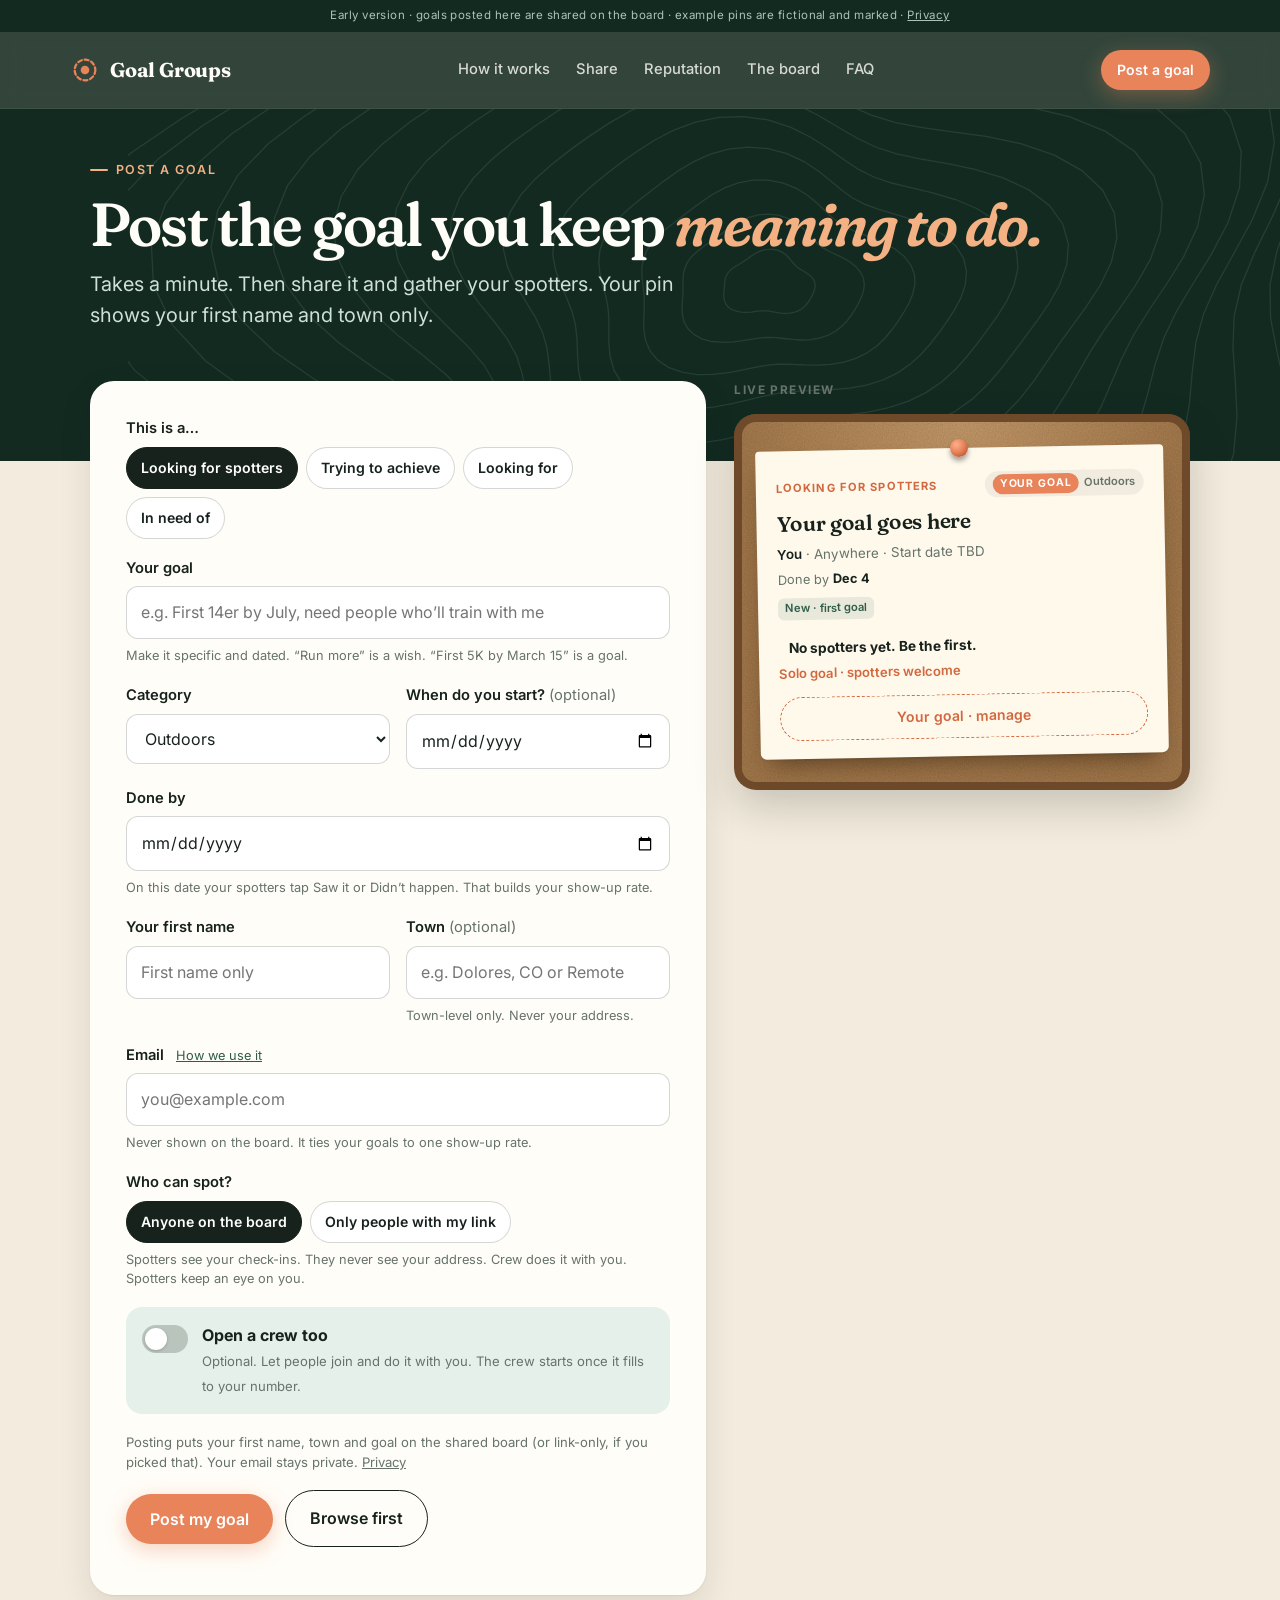
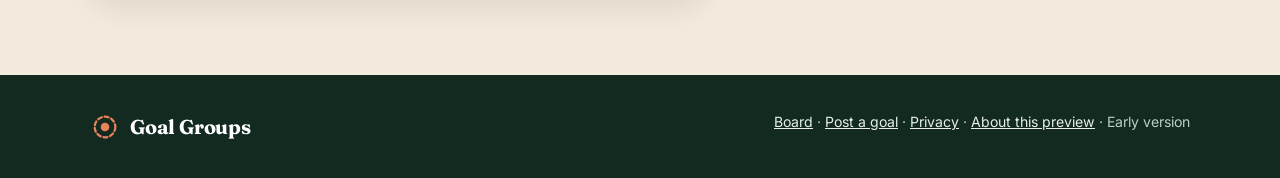
<file: public/post.html>
<!doctype html><html lang="en"><head>
<meta charset="utf-8">
<meta name="viewport" content="width=device-width,initial-scale=1,viewport-fit=cover">
<meta name="theme-color" content="#132A21">
<link rel="stylesheet" href="gg.css">
<title>Post a goal · Goal Groups</title>
<style>
.phero{background:var(--pine-dd);color:var(--snow);padding:44px 0 110px;overflow:hidden}
.phero .topo-bg svg{color:#9fd0b6;opacity:.13}
.phero h1{font-size:clamp(2.3rem,6vw,3.8rem);margin:14px 0 12px}
.pwrap{position:relative;z-index:2;margin-top:-80px;padding-bottom:80px;display:grid;gap:28px;align-items:start}
@media(min-width:980px){.pwrap{grid-template-columns:1.15fr .85fr}}
.formcard{background:var(--snow);border-radius:24px;padding:26px;box-shadow:var(--shadow)}
@media(min-width:760px){.formcard{padding:36px}}
.row2{display:grid;gap:0 16px}@media(min-width:600px){.row2{grid-template-columns:1fr 1fr}}
.rangeval{font-family:Fraunces,serif;font-weight:600;font-size:1.3rem;color:var(--pine-d)}
.preview-col{position:sticky;top:90px}
.preview-col .lbl{font-size:.74rem;letter-spacing:.12em;text-transform:uppercase;font-weight:700;color:var(--stone);margin-bottom:14px;display:block}
.minicork{background-color:var(--cork);background-image:var(--grain),radial-gradient(ellipse at 50% 0%,#c99d6c,#a87c4d 70%);border-radius:22px;padding:34px 24px;box-shadow:inset 0 0 0 8px #6f4a2a,0 16px 40px rgba(23,34,29,.2)}
.result{display:none;position:relative;z-index:2}
.result.show{display:grid;gap:30px;align-items:start}
@media(min-width:900px){.result.show{grid-template-columns:1fr auto}}
.result .sc{margin:0 auto}
.done-card{background:var(--snow);border-radius:24px;padding:28px;box-shadow:var(--shadow)}
.done-card h2{font-size:clamp(1.8rem,4vw,2.6rem)}
</style></head><body>
<div class="preview-note">Early version · goals posted here are shared on the board · example pins are fictional and marked · <a href="privacy.html" style="color:inherit">Privacy</a></div>
<div class="sticky-nav"><div class="wrap nav">
 <a class="logo" href="index.html" data-logo>Goal Groups</a>
 <nav class="nav-links"><a href="index.html#how">How it works</a><a href="share.html">Share</a><a href="index.html#reputation">Reputation</a><a href="board.html">The board</a><a href="index.html#faq">FAQ</a></nav>
 <a class="btn sm" href="post.html">Post a goal</a>
</div></div>
<header class="phero grain"><div class="topo-bg" data-topo="6"></div><div class="wrap on-dark">
 <span class="eyebrow">Post a goal</span>
 <h1 id="ph1">Post the goal you keep <em class="hl">meaning to do.</em></h1>
 <p class="lede" id="plede">Takes a minute. Then share it and gather your spotters. Your pin shows your first name and town only.</p>
</div></header>
<main class="wrap">
 <div class="pwrap" id="formwrap">
  <form class="formcard" id="postForm" novalidate onsubmit="return false" autocomplete="off">
   <div class="field"><span class="lbl">This is a…</span>
    <div class="seg">
     <input type="radio" name="kind" id="k0" value="Looking for spotters" checked><label for="k0">Looking for spotters</label>
     <input type="radio" name="kind" id="k1" value="Trying to achieve"><label for="k1">Trying to achieve</label>
     <input type="radio" name="kind" id="k2" value="Looking for"><label for="k2">Looking for</label>
     <input type="radio" name="kind" id="k3" value="In need of"><label for="k3">In need of</label>
    </div></div>
   <div class="field"><label for="title">Your goal</label><input type="text" id="title" maxlength="90" placeholder="e.g. First 14er by July, need people who’ll train with me"><span class="hint">Make it specific and dated. “Run more” is a wish. “First 5K by March 15” is a goal.</span></div>
   <div class="row2">
    <div class="field"><label for="cat">Category</label><select id="cat"></select></div>
    <div class="field"><label for="start">When do you start? <span class="muted" style="font-weight:400">(optional)</span></label><input type="date" id="start"></div>
   </div>
   <div class="field"><label for="due">Done by</label><input type="date" id="due"><span class="hint">On this date your spotters tap Saw it or Didn’t happen. That builds your show-up rate.</span></div>
   <div class="row2">
    <div class="field"><label for="by">Your first name</label><input type="text" id="by" maxlength="20" placeholder="First name only"></div>
    <div class="field"><label for="town">Town <span class="muted" style="font-weight:400">(optional)</span></label><input type="text" id="town" maxlength="32" placeholder="e.g. Dolores, CO or Remote"><span class="hint">Town-level only. Never your address.</span></div>
   </div>
   <div class="field"><label for="email">Email <a class="privacy-link" href="privacy.html" target="_blank" rel="noopener">How we use it</a></label><input type="email" id="email" maxlength="120" autocomplete="email" placeholder="you@example.com"><span class="hint">Never shown on the board. It ties your goals to one show-up rate.</span></div>
   <div class="hp" aria-hidden="true"><label for="website">Website</label><input type="text" id="website" tabindex="-1" autocomplete="off"></div>
   <div class="field"><span class="lbl">Who can spot?</span>
    <div class="seg">
     <input type="radio" name="vis" id="v1" value="board" checked><label for="v1">Anyone on the board</label>
     <input type="radio" name="vis" id="v2" value="link"><label for="v2">Only people with my link</label>
    </div><span class="hint">Spotters see your check-ins. They never see your address. Crew does it with you. Spotters keep an eye on you.</span></div>
   <label class="switch" for="crewOn"><input type="checkbox" id="crewOn"><span><b>Open a crew too</b><br><span class="muted small">Optional. Let people join and do it with you. The crew starts once it fills to your number.</span></span></label>
   <div id="crewBox" hidden style="margin-top:18px">
   <div class="row2">
    <div class="field"><label for="cap">Crew size: <span class="rangeval" id="capv">8</span></label><input type="range" id="cap" min="2" max="12" value="8"><span class="hint">Including you.</span></div>
    <div class="field"><label for="lock">Locks at: <span class="rangeval" id="lockv">6</span></label><input type="range" id="lock" min="2" max="8" value="6"><span class="hint">The crew starts once this many have joined.</span></div>
   </div>
   <div class="field"><span class="lbl">Fill deadline</span>
    <div class="seg">
     <input type="radio" name="fill" id="f3" value="3"><label for="f3">3 days</label>
     <input type="radio" name="fill" id="f7" value="7" checked><label for="f7">7 days</label>
     <input type="radio" name="fill" id="f14" value="14"><label for="f14">14 days</label>
    </div><span class="hint">If it doesn’t fill in time, it rolls into a new round.</span></div>
   </div>
   <p class="small muted" style="margin:18px 0 0">Posting puts your first name, town and goal on the shared board (or link-only, if you picked that). Your email stays private. <a href="privacy.html">Privacy</a></p>
   <div class="btn-row" style="margin-top:18px"><button type="button" class="btn" id="submitBtn">Post my goal</button><a class="btn ghost" href="board.html">Browse first</a></div>
   <p class="small" id="err" style="color:#b4462a;margin:12px 0 0"></p>
  </form>
  <aside class="preview-col"><span class="lbl">Live preview</span><div class="minicork"><div id="livePin"></div></div></aside>
 </div>
 <div class="result" id="result" style="padding:0 0 80px;margin-top:-70px">
  <div class="done-card">
   <span class="eyebrow">Posted</span>
   <h2 style="margin-top:10px">Your goal is up.</h2>
   <p class="muted" id="resultLine"></p>
   <div class="minicork" style="margin:20px 0"><div id="resultPin"></div></div>
   <div class="btn-row"><a class="btn" id="toBoard" href="board.html">See it on the board</a><a class="btn ghost" id="toShare" href="share.html" style="color:var(--ink)">Open share card</a></div>
   <p class="small muted" style="margin-top:14px" id="resultNote">This device keeps a private key to manage your goal. Clear your browser and you lose it, so email us if you need it removed later.</p>
  </div>
  <div id="resultShare"></div>
 </div>
</main>
<footer class="site" style="padding:36px 0"><div class="wrap" style="display:flex;flex-wrap:wrap;gap:12px 24px;justify-content:space-between"><a class="logo" href="index.html" data-logo style="color:#fff">Goal Groups</a><span><a href="board.html">Board</a> · <a href="post.html">Post a goal</a> · <a href="privacy.html">Privacy</a> · <a href="preview.html">About this preview</a> · Early version</span></div></footer>
<script src="gg.js"></script>
<script>
document.addEventListener('DOMContentLoaded',()=>{
 const $=id=>document.getElementById(id);
 $('cat').innerHTML=Object.entries(GG.CATS).filter(([k])=>k!=='all').map(([k,l])=>'<option value="'+k+'">'+l+'</option>').join('');
 const today=new Date(Date.now()-new Date().getTimezoneOffset()*6e4).toISOString().slice(0,10);$('start').min=today;$('due').min=today;
 const prof=GG.LS.get('gg_v3_profile',{});if(prof.name)$('by').value=prof.name;if(prof.email)$('email').value=prof.email;
 const fmt=d=>d?'Starts '+GG.fmtDay(d):'Start date TBD';
 function read(){const cap=+$('cap').value;const lk=$('lock');lk.max=cap;if(+lk.value>cap)lk.value=cap;$('capv').textContent=cap;$('lockv').textContent=lk.value;
  const crew=$('crewOn').checked;$('crewBox').hidden=!crew;
  return {kind:document.querySelector('[name=kind]:checked').value,title:$('title').value.trim()||'Your goal goes here',cat:$('cat').value,by:$('by').value.trim()||'You',town:$('town').value.trim(),
   start:$('start').value||null,due:$('due').value||null,starts:fmt($('start').value),crew,cap:crew?cap:1,lockAt:crew?+lk.value:1,fillDays:+document.querySelector('[name=fill]:checked').value,vis:document.querySelector('[name=vis]:checked').value}}
 function live(){const o=read();const v={...o,id:'preview',joined:1,witnesses:0,example:false,mine:true,solo:o.cap<=1,locked:1>=o.lockAt,need:Math.max(0,o.lockAt-1),left:o.fillDays,me:{},due:o.due||today,tier:'New · first goal'};$('livePin').innerHTML=GG.pinHTML(v)}
 $('postForm').addEventListener('input',live);live();
 const btn=$('submitBtn');
 btn.addEventListener('click',async()=>{const o=read();const err=$('err');
  if(!$('title').value.trim()){err.textContent='Add your goal first.';$('title').focus();return}
  if(!$('by').value.trim()){err.textContent='Add your first name.';$('by').focus();return}
  if(!/^\S+@\S+\.\S+$/.test($('email').value.trim())){err.textContent='Add a valid email. It stays private.';$('email').focus();return}
  if(!o.due){err.textContent='Add a done-by date.';$('due').focus();return}
  err.textContent='';btn.disabled=true;btn.textContent='Posting…';
  let r;try{r=await GG.api.post({kind:o.kind,title:o.title,cat:o.cat,by:o.by,town:o.town,email:$('email').value.trim(),start:o.start,due:o.due,crew:o.crew,cap:o.cap,lockAt:o.lockAt,fillDays:o.fillDays,vis:o.vis,website:$('website').value})}
  catch(x){err.textContent=x.message;btn.disabled=false;btn.textContent='Post my goal';return}
  GG.remember(r.goal.id,r.editToken);GG.LS.set('gg_v3_profile',{name:o.by,email:$('email').value.trim()});
  const v=GG.viewReal(r.goal);const id=v.id;
  $('formwrap').style.display='none';$('result').classList.add('show');
  $('ph1').innerHTML='Posted. Now <em class="hl">gather your spotters.</em>';$('plede').textContent='Share your card so the people who already follow you can spot it.';
  $('resultLine').textContent=(v.vis==='link'?'Link-only: it won’t show on the board, only to people with your link. ':'It’s on the shared board. ')+(v.solo?'Share your card to gather spotters. On '+GG.fmtDay(v.due)+' they check in, and that builds your reputation.':'Crew: '+v.need+' more to lock in · '+v.left+' days to fill. Share your card to gather spotters too.');
  $('resultPin').innerHTML=GG.pinHTML(v,{isNew:true});
  $('resultShare').innerHTML=GG.shareHTML(v);
  $('toBoard').href=v.vis==='link'?'goal.html?id='+encodeURIComponent(id):'board.html?new='+id;$('toBoard').textContent=v.vis==='link'?'Open your goal page':'See it on the board';$('toShare').href='share.html?id='+encodeURIComponent(id);
  window.scrollTo({top:0,behavior:'smooth'});
 });
});
</script></body></html>
</file>
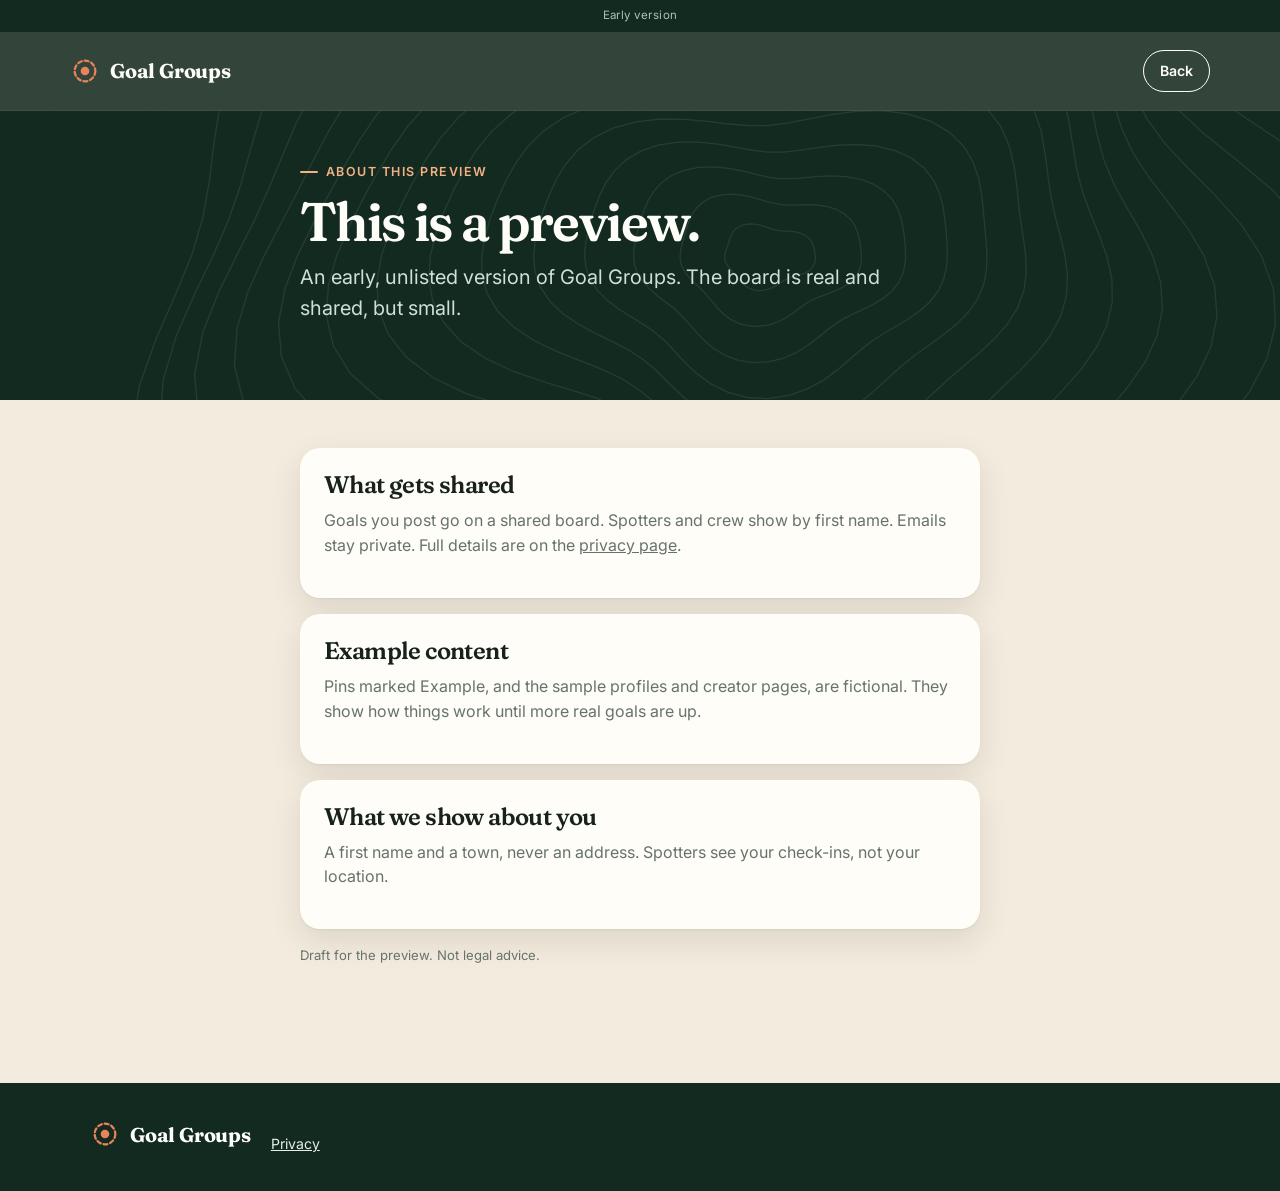
<file: public/preview.html>
<!doctype html><html lang="en"><head>
<meta charset="utf-8"><meta name="viewport" content="width=device-width,initial-scale=1"><title>About this preview · Goal Groups</title>
<link rel="stylesheet" href="gg.css">
<style>.thero{background:var(--pine-dd);color:var(--snow);padding:44px 0 56px;overflow:hidden}.thero .topo-bg svg{color:#9fd0b6;opacity:.12}.thero h1{font-size:clamp(2.2rem,5vw,3.4rem);margin:12px 0}.terms .card{margin-bottom:16px}.terms h2{font-size:1.5rem}</style></head><body>
<div class="preview-note">Early version</div>
<div class="sticky-nav"><div class="wrap nav"><a class="logo" href="index.html" data-logo>Goal Groups</a><a class="btn sm ghost" href="index.html">Back</a></div></div>
<header class="thero grain"><div class="topo-bg" data-topo="8"></div><div class="wrap on-dark narrow"><span class="eyebrow">About this preview</span><h1>This is a preview.</h1><p class="lede">An early, unlisted version of Goal Groups. The board is real and shared, but small.</p></div></header>
<section class="terms" style="padding-top:48px"><div class="wrap narrow">
<div class="card"><h2>What gets shared</h2><p class="muted">Goals you post go on a shared board. Spotters and crew show by first name. Emails stay private. Full details are on the <a href="privacy.html">privacy page</a>.</p></div>
<div class="card"><h2>Example content</h2><p class="muted">Pins marked Example, and the sample profiles and creator pages, are fictional. They show how things work until more real goals are up.</p></div>
<div class="card"><h2>What we show about you</h2><p class="muted">A first name and a town, never an address. Spotters see your check-ins, not your location.</p></div>
<p class="muted small">Draft for the preview. Not legal advice.</p>
</div></section>
<footer class="site" style="padding:36px 0"><div class="wrap"><a class="logo" href="index.html" data-logo style="color:#fff">Goal Groups</a> <span style="margin-left:16px"><a href="privacy.html">Privacy</a></span></div></footer>
<script src="gg.js"></script></body></html>
</file>
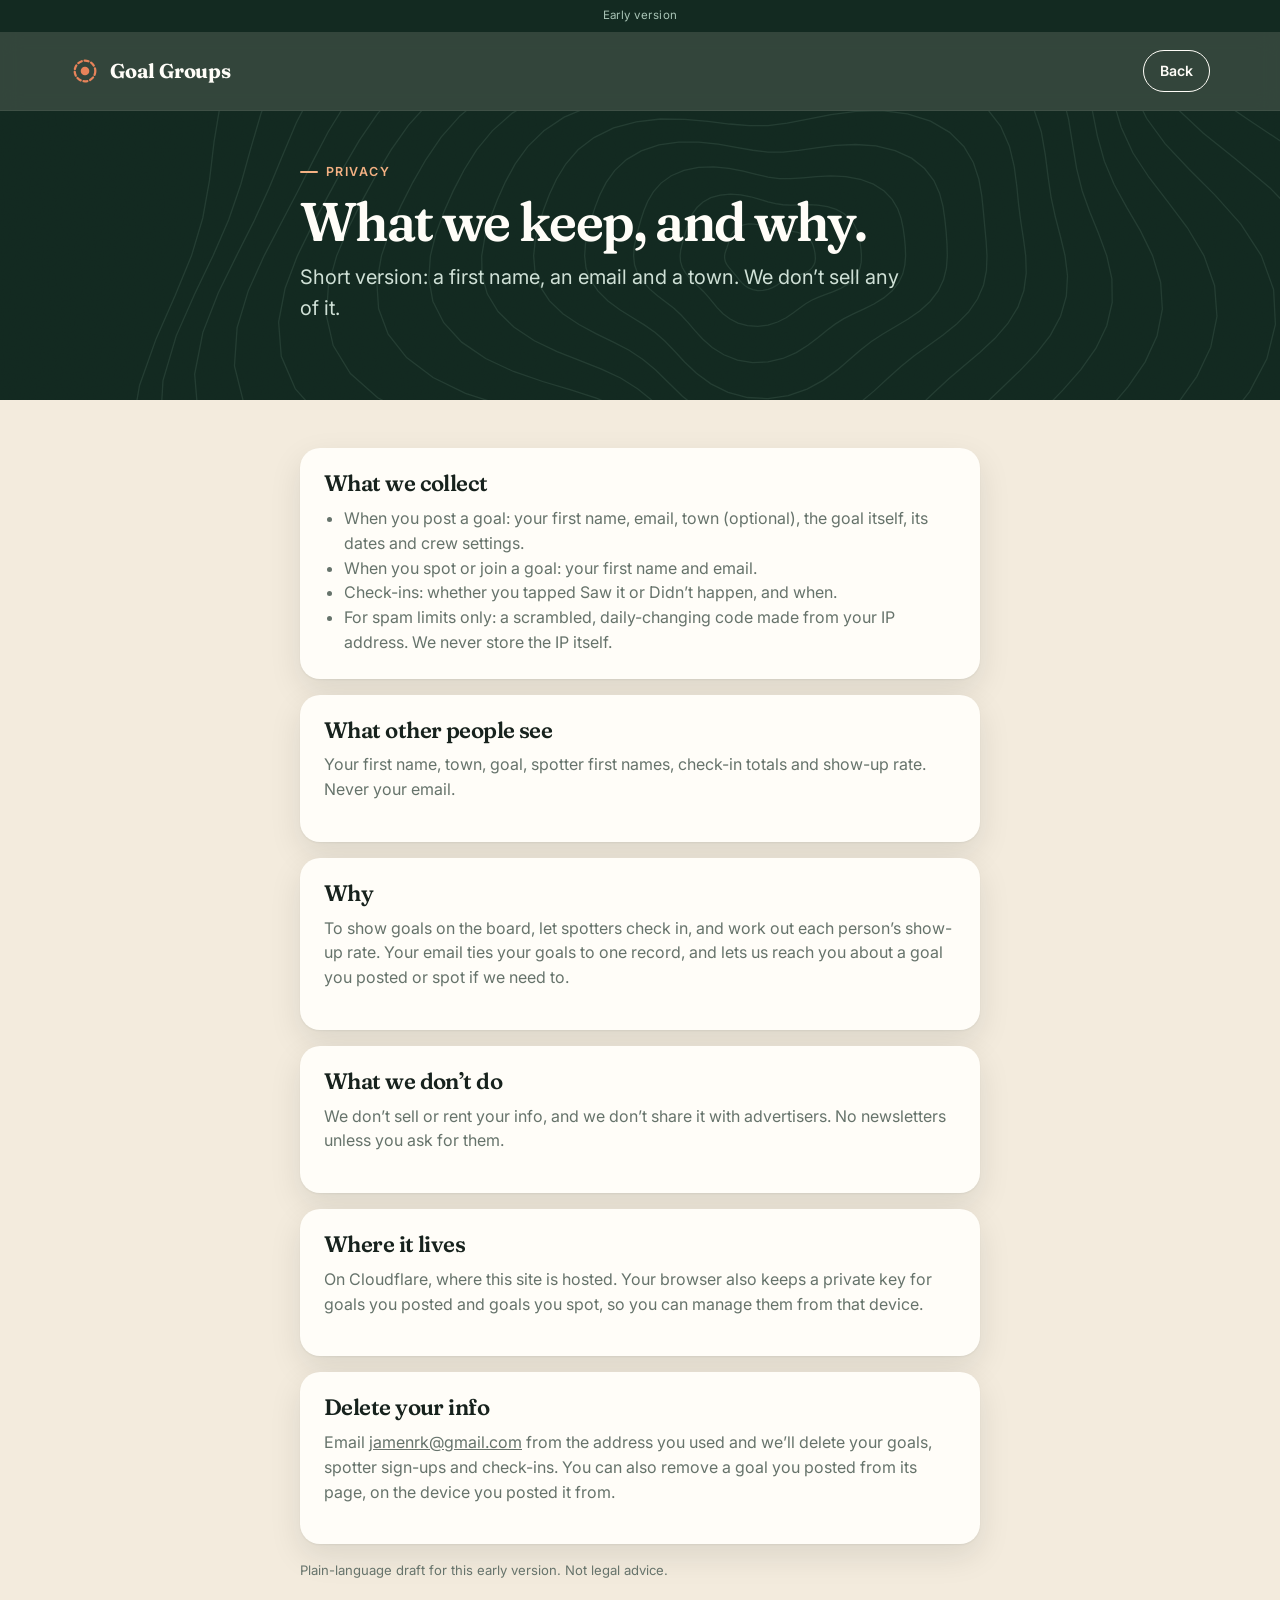
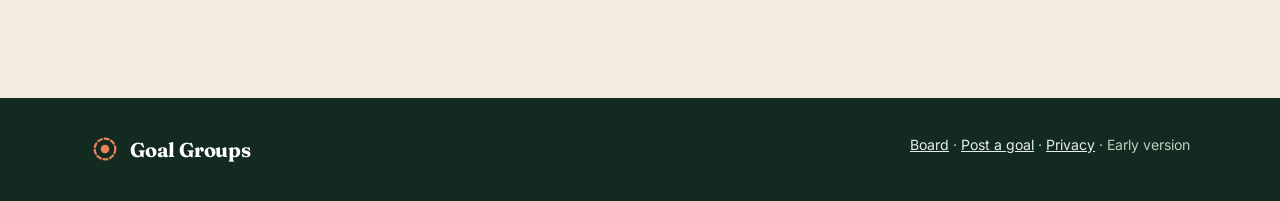
<file: public/privacy.html>
<!doctype html><html lang="en"><head>
<meta charset="utf-8"><meta name="viewport" content="width=device-width,initial-scale=1"><title>Privacy · Goal Groups</title>
<link rel="stylesheet" href="gg.css">
<style>.thero{background:var(--pine-dd);color:var(--snow);padding:44px 0 56px;overflow:hidden}.thero .topo-bg svg{color:#9fd0b6;opacity:.12}.thero h1{font-size:clamp(2.2rem,5vw,3.4rem);margin:12px 0}.terms .card{margin-bottom:16px}.terms h2{font-size:1.4rem}.terms ul{margin:8px 0 0;padding-left:20px;color:var(--stone)}</style></head><body>
<div class="preview-note">Early version</div>
<div class="sticky-nav"><div class="wrap nav"><a class="logo" href="index.html" data-logo>Goal Groups</a><a class="btn sm ghost" href="index.html">Back</a></div></div>
<header class="thero grain"><div class="topo-bg" data-topo="8"></div><div class="wrap on-dark narrow"><span class="eyebrow">Privacy</span><h1>What we keep, and why.</h1><p class="lede">Short version: a first name, an email and a town. We don’t sell any of it.</p></div></header>
<section class="terms" style="padding-top:48px"><div class="wrap narrow">
<div class="card"><h2>What we collect</h2><ul>
 <li>When you post a goal: your first name, email, town (optional), the goal itself, its dates and crew settings.</li>
 <li>When you spot or join a goal: your first name and email.</li>
 <li>Check-ins: whether you tapped Saw it or Didn’t happen, and when.</li>
 <li>For spam limits only: a scrambled, daily-changing code made from your IP address. We never store the IP itself.</li>
</ul></div>
<div class="card"><h2>What other people see</h2><p class="muted">Your first name, town, goal, spotter first names, check-in totals and show-up rate. Never your email.</p></div>
<div class="card"><h2>Why</h2><p class="muted">To show goals on the board, let spotters check in, and work out each person’s show-up rate. Your email ties your goals to one record, and lets us reach you about a goal you posted or spot if we need to.</p></div>
<div class="card"><h2>What we don’t do</h2><p class="muted">We don’t sell or rent your info, and we don’t share it with advertisers. No newsletters unless you ask for them.</p></div>
<div class="card"><h2>Where it lives</h2><p class="muted">On Cloudflare, where this site is hosted. Your browser also keeps a private key for goals you posted and goals you spot, so you can manage them from that device.</p></div>
<div class="card"><h2>Delete your info</h2><p class="muted">Email <a href="mailto:jamenrk@gmail.com?subject=Goal%20Groups%20delete%20request">jamenrk@gmail.com</a> from the address you used and we’ll delete your goals, spotter sign-ups and check-ins. You can also remove a goal you posted from its page, on the device you posted it from.</p></div>
<p class="muted small">Plain-language draft for this early version. Not legal advice.</p>
</div></section>
<footer class="site" style="padding:36px 0"><div class="wrap" style="display:flex;flex-wrap:wrap;gap:12px 24px;justify-content:space-between"><a class="logo" href="index.html" data-logo style="color:#fff">Goal Groups</a><span><a href="board.html">Board</a> · <a href="post.html">Post a goal</a> · <a href="privacy.html">Privacy</a> · Early version</span></div></footer>
<script src="gg.js"></script></body></html>
</file>
<file: public/gg.css>
/* Goal Groups v2: local build. Fonts self-hosted (SIL OFL), no external requests. */
@font-face{font-family:Fraunces;src:url(fonts/Fraunces.ttf) format("truetype");font-weight:100 900;font-style:normal;font-display:swap}
@font-face{font-family:Fraunces;src:url(fonts/Fraunces-Italic.ttf) format("truetype");font-weight:100 900;font-style:italic;font-display:swap}
@font-face{font-family:Inter;src:url(fonts/Inter.ttf) format("truetype");font-weight:100 900;font-display:swap}
:root{
  --ink:#17221D;--ink2:#22312A;--pine:#2F5D4A;--pine-d:#1C3B2F;--pine-dd:#132A21;
  --glow:#E8835A;--glow-d:#D2683F;--ember:#F4B183;--aspen:#F3EBDD;--snow:#FFFDF8;
  --sky:#8FB3C9;--stone:#66736B;--line:rgba(23,34,29,.12);
  --cork:#B98E5E;--paper1:#FFF9EC;--paper2:#FCEFC7;--paper3:#E6F0EA;--paper4:#E4EDF3;--paper5:#F8E1D6;
  --r:20px;--shadow:0 1px 2px rgba(23,34,29,.06),0 12px 32px rgba(23,34,29,.10);
  --grain:url("data:image/svg+xml;utf8,<svg xmlns='http://www.w3.org/2000/svg' width='160' height='160'><filter id='n'><feTurbulence type='fractalNoise' baseFrequency='.85' numOctaves='2' stitchTiles='stitch'/><feColorMatrix values='0 0 0 0 0 0 0 0 0 0 0 0 0 0 0 0 0 0 .5 0'/></filter><rect width='100%' height='100%' filter='url(%23n)' opacity='.35'/></svg>");
}
*{box-sizing:border-box}
html{scroll-behavior:smooth;-webkit-text-size-adjust:100%}
body{margin:0;font-family:Inter,system-ui,-apple-system,sans-serif;background:var(--aspen);color:var(--ink);line-height:1.55;font-size:16px;-webkit-font-smoothing:antialiased}
h1,h2,h3,.serif{font-family:Fraunces,Georgia,serif;font-variation-settings:"SOFT" 50,"WONK" 0;line-height:1.05;margin:0 0 .45em;letter-spacing:-.015em;font-weight:600}
h1{font-size:clamp(2.6rem,8.2vw,5.2rem);font-weight:600;letter-spacing:-.03em}
h2{font-size:clamp(2rem,5.2vw,3.25rem);letter-spacing:-.025em}
h3{font-size:1.3rem}
em.hl{font-style:italic;color:var(--ember);font-variation-settings:"SOFT" 100,"WONK" 1}
p{margin:0 0 1em}
a{color:inherit}
img,svg{max-width:100%}
.wrap{max-width:1140px;margin:0 auto;padding:0 20px}
.narrow{max-width:720px}
section{padding:72px 0;position:relative}
@media(min-width:900px){section{padding:104px 0}}
.eyebrow{display:inline-flex;align-items:center;gap:8px;font-size:.78rem;font-weight:600;letter-spacing:.12em;text-transform:uppercase;color:var(--glow-d)}
.eyebrow::before{content:"";width:18px;height:2px;background:currentColor;border-radius:2px}
.on-dark .eyebrow{color:var(--ember)}
.lede{font-size:clamp(1.05rem,2.2vw,1.25rem);max-width:600px;color:var(--stone)}
.on-dark .lede{color:#cfe0d6}
.muted{color:var(--stone)}
.small{font-size:.82rem}
/* buttons */
.btn{display:inline-flex;align-items:center;justify-content:center;gap:8px;background:var(--glow);color:#fff;padding:15px 24px;border-radius:999px;font-weight:600;text-decoration:none;border:0;font-size:1rem;cursor:pointer;font-family:inherit;transition:transform .15s ease,box-shadow .2s ease,background .2s;box-shadow:0 6px 20px rgba(232,131,90,.35);white-space:nowrap}
.btn:hover{transform:translateY(-1px);background:var(--glow-d);box-shadow:0 10px 26px rgba(232,131,90,.45)}
.btn.ghost{background:transparent;color:inherit;border:1.5px solid currentColor;box-shadow:none}
.btn.ghost:hover{background:rgba(255,255,255,.08)}
.btn.light{background:var(--snow);color:var(--ink);box-shadow:none}
.btn.sm{padding:9px 16px;font-size:.88rem}
.btn[disabled],.btn.disabled{opacity:.5;cursor:not-allowed;transform:none;box-shadow:none}
.btn-row{display:flex;flex-wrap:wrap;gap:12px;align-items:center}
/* surfaces */
.dark{background:var(--ink);color:var(--aspen)}
.pine{background:var(--pine-d);color:var(--snow)}
.grain{position:relative;isolation:isolate}
.grain::after{content:"";position:absolute;inset:0;background-image:var(--grain);opacity:.18;mix-blend-mode:overlay;pointer-events:none;z-index:-1}
.card{background:var(--snow);border-radius:var(--r);padding:24px;box-shadow:var(--shadow)}
.grid{display:grid;gap:18px}
@media(min-width:760px){.g2{grid-template-columns:1fr 1fr}.g3{grid-template-columns:repeat(3,1fr)}.g4{grid-template-columns:repeat(2,1fr)}}
@media(min-width:1000px){.g4{grid-template-columns:repeat(4,1fr)}}
.pill{display:inline-flex;align-items:center;gap:6px;font-size:.76rem;font-weight:600;padding:5px 11px;border-radius:999px;background:#e3ece6;color:var(--pine)}
/* nav */
.nav{display:flex;justify-content:space-between;align-items:center;padding:18px 0;gap:12px}
.logo{display:inline-flex;align-items:center;gap:10px;font-family:Fraunces,serif;font-weight:700;font-size:1.25rem;text-decoration:none;letter-spacing:-.01em}
.logo svg{width:30px;height:30px;flex:none}
.nav-links{display:none;gap:26px;font-size:.92rem;font-weight:500}
.nav-links a{text-decoration:none;opacity:.8}.nav-links a:hover{opacity:1}
@media(min-width:860px){.nav-links{display:flex}}
.sticky-nav{position:sticky;top:0;z-index:50;background:rgba(19,42,33,.86);backdrop-filter:saturate(140%) blur(10px);-webkit-backdrop-filter:saturate(140%) blur(10px);color:var(--snow);border-bottom:1px solid rgba(255,255,255,.06)}
/* topo lines */
.topo-bg{position:absolute;inset:0;z-index:-1;overflow:hidden;pointer-events:none}
.topo-bg svg{position:absolute;right:-10%;top:-20%;width:120%;height:140%;opacity:.16}
/* ===== pins ===== */
.cork{background-color:var(--cork);background-image:var(--grain),radial-gradient(circle at 20% 30%,rgba(255,255,255,.08) 0 1px,transparent 2px),radial-gradient(circle at 70% 60%,rgba(60,35,10,.12) 0 1px,transparent 2px),radial-gradient(ellipse at 50% 0%,#c99d6c,#a87c4d 70%);background-size:160px 160px,9px 9px,13px 13px,100% 100%;border-radius:26px;box-shadow:inset 0 0 0 10px #6f4a2a,inset 0 0 0 12px #4e331d,inset 0 8px 40px rgba(0,0,0,.35),0 20px 50px rgba(23,34,29,.25);padding:34px 22px}
@media(min-width:760px){.cork{padding:46px 40px}}
.pins{display:grid;gap:22px;grid-template-columns:1fr}
@media(min-width:620px){.pins{grid-template-columns:1fr 1fr}}
@media(min-width:1000px){.pins{grid-template-columns:repeat(3,1fr)}}
.pin{position:relative;background:var(--paper1);color:var(--ink);padding:24px 20px 18px;border-radius:4px 4px 6px 6px;box-shadow:0 2px 0 rgba(0,0,0,.04),0 14px 24px -10px rgba(40,22,5,.55);transform:rotate(var(--rot,-.6deg));transition:transform .25s ease,box-shadow .25s ease;display:flex;flex-direction:column}
.pin:hover{transform:rotate(0) translateY(-3px);box-shadow:0 22px 34px -12px rgba(40,22,5,.6)}
.pin:nth-child(5n+1){--rot:-1.1deg;background:var(--paper1)}
.pin:nth-child(5n+2){--rot:.9deg;background:var(--paper2)}
.pin:nth-child(5n+3){--rot:-.4deg;background:var(--paper3)}
.pin:nth-child(5n+4){--rot:1.3deg;background:var(--paper4)}
.pin:nth-child(5n+5){--rot:-.9deg;background:var(--paper5)}
.pin::before{content:"";position:absolute;top:-9px;left:50%;width:18px;height:18px;margin-left:-9px;border-radius:50%;background:radial-gradient(circle at 35% 30%,#ffb08c,var(--glow) 45%,#a8461f);box-shadow:0 4px 5px rgba(0,0,0,.35)}
.pin.is-new{outline:3px solid var(--glow);outline-offset:4px;animation:pop .6s ease}
@keyframes pop{0%{transform:scale(.9) rotate(-3deg);opacity:0}100%{transform:rotate(var(--rot));opacity:1}}
.pin-top{display:flex;justify-content:space-between;align-items:center;gap:8px;margin-bottom:10px}
.pin-kind{font-size:.7rem;font-weight:700;letter-spacing:.1em;text-transform:uppercase;color:var(--glow-d)}
.pin-cat{font-size:.7rem;font-weight:600;color:var(--stone);background:rgba(23,34,29,.06);padding:3px 8px;border-radius:999px;white-space:nowrap}
.pin h3{font-size:1.32rem;line-height:1.15;margin:0 0 8px;font-weight:600}
.pin-meta{font-size:.84rem;color:var(--stone);margin:0 0 6px}
.pin-meta b{color:var(--ink);font-weight:600}
.pin-tier{display:inline-block;align-self:flex-start;font-size:.7rem;font-weight:600;color:var(--pine);background:rgba(47,93,74,.1);padding:2px 7px;border-radius:6px;margin-bottom:12px}
.pin-spacer{flex:1}
.bar{position:relative;height:10px;border-radius:10px;background:rgba(23,34,29,.1);margin:6px 0 8px;overflow:visible}
.bar>span{position:absolute;left:0;top:0;bottom:0;border-radius:10px;background:linear-gradient(90deg,var(--pine),#4f8a6f);transition:width .5s ease}
.bar.locked>span{background:linear-gradient(90deg,var(--glow-d),var(--glow))}
.bar>i{position:absolute;top:-4px;bottom:-4px;width:2px;background:var(--ink);border-radius:2px;opacity:.55}
.bar>i::after{content:"🔒";position:absolute;top:-17px;left:50%;transform:translateX(-50%);font-size:10px;font-style:normal}
.pin-count{display:flex;justify-content:space-between;font-size:.82rem;gap:8px;flex-wrap:wrap}
.pin-count b{font-weight:700}
.pin-due{font-size:.82rem;font-weight:600;color:var(--glow-d)}
.pin-due.locked{color:var(--pine)}
.pin-actions{display:flex;gap:8px;margin-top:14px}
.pin-actions button{flex:1;font:inherit;font-size:.88rem;font-weight:600;padding:10px 12px;border-radius:999px;cursor:pointer;border:1.5px solid var(--ink);background:transparent;color:var(--ink);transition:all .15s}
.pin-actions button.witness{background:var(--ink);color:var(--snow)}
.pin-actions button.witness:hover{background:var(--pine)}
.pin-actions button.on{background:var(--pine);border-color:var(--pine);color:#fff}
.pin-actions button.witness.on{background:var(--glow);border-color:var(--glow)}
/* chips */
.chips{display:flex;gap:8px;overflow-x:auto;padding:2px 2px 10px;margin-bottom:18px;scrollbar-width:none}
.chips::-webkit-scrollbar{display:none}
.chip{flex:none;font:inherit;font-size:.86rem;font-weight:600;padding:9px 15px;border-radius:999px;border:1.5px solid rgba(23,34,29,.18);background:var(--snow);color:var(--ink);cursor:pointer}
.chip.on{background:var(--ink);color:var(--snow);border-color:var(--ink)}
.cork .chip{background:rgba(255,253,248,.92);border-color:transparent}
.cork .chip.on{background:var(--ink)}
/* toast */
.toast{position:fixed;left:50%;bottom:22px;transform:translate(-50%,30px);background:var(--ink);color:var(--snow);padding:12px 18px;border-radius:14px;font-size:.88rem;box-shadow:var(--shadow);opacity:0;pointer-events:none;transition:all .3s;z-index:99;max-width:90vw;text-align:center}
.toast.show{opacity:1;transform:translate(-50%,0)}
/* preview ribbon (subtle, replaces DRAFT bar) */
.preview-note{font-size:.72rem;letter-spacing:.04em;text-align:center;padding:7px 12px;background:var(--pine-dd);color:#a9c4b6}
/* footer */
footer.site{background:var(--pine-dd);color:#b9cfc3;padding:56px 0 36px;font-size:.88rem}
footer.site a{color:#e6efe9}
footer.site .cols{display:grid;gap:28px}
@media(min-width:760px){footer.site .cols{grid-template-columns:1.4fr 1fr 1fr}}
footer.site h4{font-family:Inter;font-size:.75rem;letter-spacing:.12em;text-transform:uppercase;color:#7fa391;margin:0 0 12px}
footer.site ul{list-style:none;padding:0;margin:0;display:grid;gap:8px}
/* reveal motion */
@media(prefers-reduced-motion:no-preference){.reveal{opacity:0;transform:translateY(18px);transition:opacity .7s ease,transform .7s ease}.reveal.in{opacity:1;transform:none}}
/* forms (local-only) */
.field{display:grid;gap:7px;margin-bottom:18px;align-content:start}
.field label,.field .lbl{font-weight:600;font-size:.92rem}
.field .hint{font-size:.8rem;color:var(--stone)}
input[type=text],input[type=email],input[type=date],select,textarea{font:inherit;font-size:1rem;padding:13px 14px;border-radius:12px;border:1.5px solid rgba(23,34,29,.18);background:#fff;color:var(--ink);width:100%}
input:focus,select:focus,textarea:focus{outline:none;border-color:var(--pine);box-shadow:0 0 0 4px rgba(47,93,74,.15)}
input[type=range]{width:100%;accent-color:var(--pine)}
.seg{display:flex;flex-wrap:wrap;gap:8px}
.seg input{position:absolute;opacity:0;pointer-events:none}
.seg label{font-weight:600;font-size:.88rem;padding:9px 14px;border-radius:999px;border:1.5px solid rgba(23,34,29,.18);cursor:pointer;background:#fff}
.seg input:checked+label{background:var(--ink);color:#fff;border-color:var(--ink)}
.switch{display:flex;gap:14px;align-items:flex-start;padding:16px;border-radius:16px;background:var(--paper3);cursor:pointer}
.switch input{appearance:none;-webkit-appearance:none;flex:none;width:46px;height:28px;border-radius:999px;background:#b9c4bd;position:relative;cursor:pointer;transition:background .2s;margin:2px 0 0}
.switch input::after{content:"";position:absolute;top:3px;left:3px;width:22px;height:22px;border-radius:50%;background:#fff;transition:left .2s;box-shadow:0 1px 3px rgba(0,0,0,.2)}
.switch input:checked{background:var(--pine)}
.switch input:checked::after{left:21px}
/* share card */
.sc{position:relative;width:360px;max-width:100%;aspect-ratio:9/16;border-radius:28px;overflow:hidden;color:var(--snow);background:radial-gradient(120% 70% at 85% 0%,#3f7a60 0%,transparent 60%),radial-gradient(90% 60% at 0% 100%,rgba(232,131,90,.55) 0%,transparent 60%),linear-gradient(170deg,#1f4234,#132a21 70%);box-shadow:0 30px 60px -20px rgba(19,42,33,.6);display:flex;flex-direction:column;padding:30px 26px;isolation:isolate;font-size:16px}
.sc.square{aspect-ratio:1/1;padding:26px}
.sc::after{content:"";position:absolute;inset:0;background-image:var(--grain);opacity:.25;mix-blend-mode:overlay;z-index:-1}
.sc .topo-bg svg{opacity:.18}
.sc-head{display:flex;justify-content:space-between;align-items:center;font-size:.78rem;font-weight:600;letter-spacing:.06em;opacity:.9}
.sc-head .logo{font-size:1rem}.sc-head .logo svg{width:22px;height:22px}
.sc-eyebrow{margin-top:auto;font-size:.8rem;font-weight:700;letter-spacing:.2em;text-transform:uppercase;color:var(--ember)}
.sc-title{font-family:Fraunces,serif;font-size:2.65rem;line-height:.98;letter-spacing:-.03em;font-weight:600;margin:10px 0 12px;font-variation-settings:"SOFT" 100,"WONK" 1}
.sc-goal{font-family:Fraunces,serif;font-size:1.32rem;line-height:1.18;font-weight:500;margin:0 0 6px}
.sc-who{font-size:.86rem;color:#b9d2c4;margin:0 0 18px}
.sc-count{background:rgba(255,253,248,.1);border:1px solid rgba(255,255,255,.14);border-radius:18px;padding:16px;backdrop-filter:blur(6px)}
.sc-big{font-family:Fraunces,serif;font-size:1.7rem;font-weight:600;line-height:1.05;letter-spacing:-.02em}
.sc-big b{color:var(--ember);font-weight:700}
.sc-timer{font-variant-numeric:tabular-nums;font-size:.92rem;margin-top:4px;color:#d9e7df}
.sc-dots{display:flex;gap:6px;margin-top:14px;flex-wrap:wrap}
.sc-dots span{width:24px;height:24px;border-radius:50%;border:2px dashed rgba(255,255,255,.4);display:grid;place-items:center;font-size:.66rem;font-weight:700}
.sc-dots span.f{border:0;background:var(--snow);color:var(--pine-d)}
.sc-dots span.lk{position:relative}
.sc-dots span.lk::after{content:"🔒";position:absolute;top:-14px;font-size:10px}
.sc-foot{display:flex;justify-content:space-between;align-items:flex-end;margin-top:18px;font-size:.78rem;color:#b9d2c4;gap:10px}
.sc-foot b{color:var(--snow);display:block;font-size:.95rem}
.sc-badge{font-size:.72rem;font-weight:700;background:var(--glow);color:#fff;padding:6px 10px;border-radius:999px;white-space:nowrap}
.sc.square .sc-title{display:none}.sc.square .sc-eyebrow{margin-top:auto}.sc.square .sc-goal{font-size:1.6rem;margin-top:10px;line-height:1.1}.sc.square .sc-who{margin-bottom:14px}.sc.square .sc-dots{display:none}.sc.square .sc-count{padding:14px}.sc.square .sc-foot{margin-top:14px}
.pin-wit{display:flex;align-items:center;gap:10px;font-size:.86rem;margin:6px 0 4px}
.pin-wit .eyes{display:flex}
.pin-wit .eyes i{width:22px;height:22px;border-radius:50%;margin-left:-6px;border:2px solid var(--paper1);background:linear-gradient(135deg,var(--glow),#f2b48f)}
.pin-wit .eyes i:first-child{margin-left:0}
.pin-wit .eyes i:nth-child(2n){background:linear-gradient(135deg,var(--pine),#6aa186)}
.pin-wit .eyes i:nth-child(3n){background:linear-gradient(135deg,#8FB3C9,#c8dbe6)}
.sc-tier{display:inline-block;align-self:flex-start;font-size:.74rem;font-weight:700;background:rgba(255,253,248,.14);border:1px solid rgba(255,255,255,.18);padding:5px 10px;border-radius:999px;margin:-6px 0 14px;color:#fff}
.sc.square .sc-tier{display:none}
/* v3: shared board */
.pin h3 a{color:inherit;text-decoration:none}.pin h3 a:hover{text-decoration:underline;text-decoration-color:var(--glow)}
.pin.is-example{opacity:.9}
.pin-example,.pin-mine{display:inline-block;font-size:.66rem;font-weight:700;letter-spacing:.08em;text-transform:uppercase;padding:2px 7px;border-radius:999px;margin-right:6px}
.pin-example{background:#e7dcc6;color:#6b5a3e;border:1px dashed #a8936c}
.pin-mine{background:var(--glow);color:#fff}
.pin-due-date{font-size:.8rem;color:var(--stone);margin:0 0 8px}
.pin-due-date b{color:var(--ink)}
.pin-actions button.saw{background:var(--pine);border-color:var(--pine);color:#fff}
.pin-actions button.saw.on{box-shadow:0 0 0 3px rgba(47,93,74,.3)}
.pin-actions button.missed.on{background:#7a3b26;border-color:#7a3b26;color:#fff}
.pin-actions .pa-link{flex:1;text-align:center;font-size:.88rem;font-weight:600;padding:10px 12px;border-radius:999px;border:1.5px dashed var(--glow-d);color:var(--glow-d);text-decoration:none}
.gg-dlg{border:0;border-radius:22px;padding:0;max-width:440px;width:calc(100% - 32px);box-shadow:0 30px 80px rgba(0,0,0,.4);background:var(--snow);color:var(--ink)}
.gg-dlg::backdrop{background:rgba(13,26,20,.6)}
.dlg-form{padding:26px}
.dlg-form h3{font-size:1.6rem;margin:8px 0 6px}
.dlg-err{color:#b4462a;min-height:1em;margin:0 0 10px}
.privacy-link{font-weight:400;font-size:.8rem;margin-left:8px;color:var(--pine)}
.hp{position:absolute!important;left:-9999px!important;width:1px;height:1px;overflow:hidden}
.example-note{font-size:.76rem;color:#f6ead6;margin:18px 0 0;text-align:center;opacity:.9}
</file>
